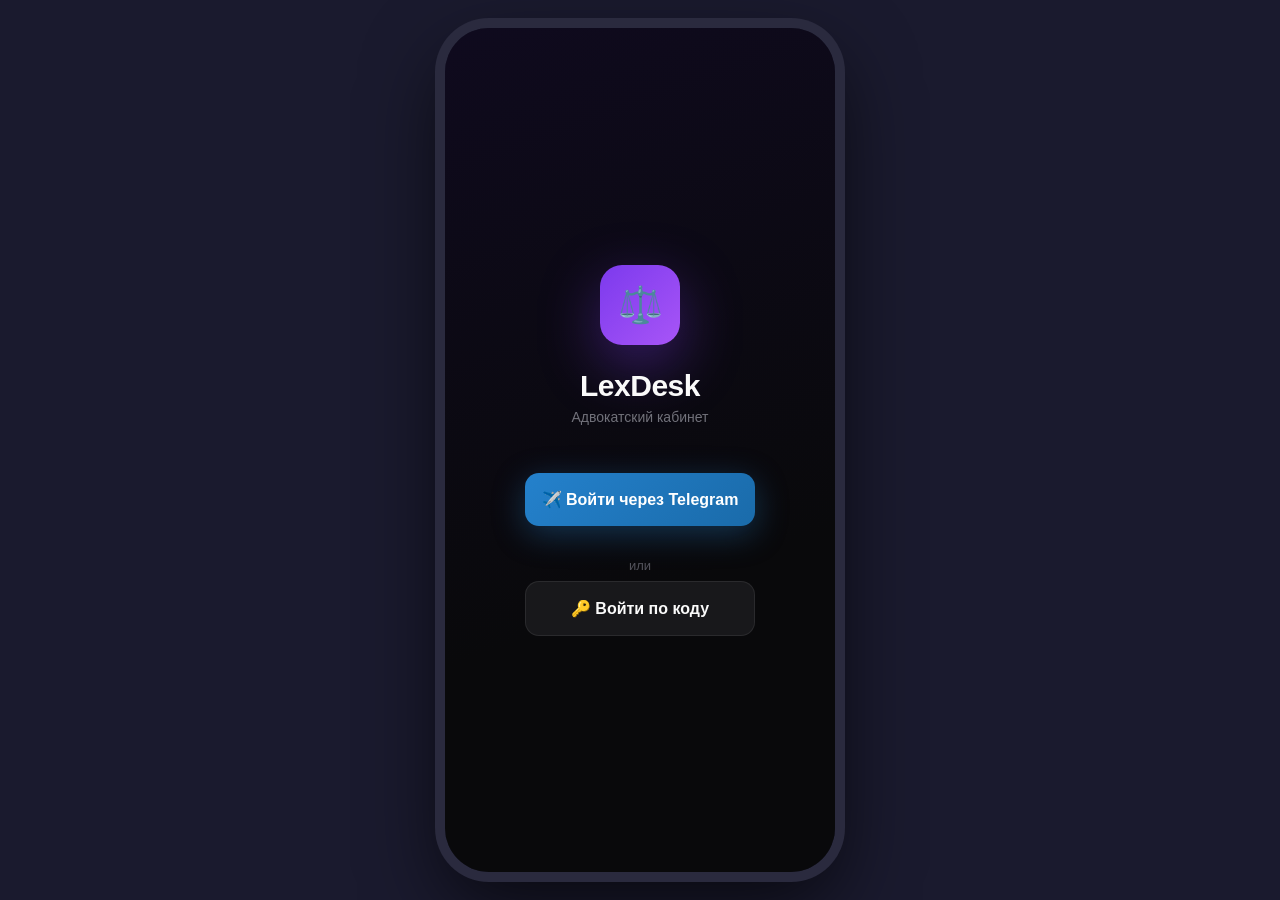
<file: lexdesk-app/index.html>
<!DOCTYPE html>
<html lang="ru">
<head>
<meta charset="UTF-8">
<meta name="viewport" content="width=device-width, initial-scale=1.0, maximum-scale=1.0, user-scalable=no">
<meta name="apple-mobile-web-app-capable" content="yes">
<meta name="apple-mobile-web-app-status-bar-style" content="black-translucent">
<meta name="theme-color" content="#09090b">
<title>LexDesk</title>
<link rel="manifest" href="/lexdesk-app/manifest.json">
<style>
*{margin:0;padding:0;box-sizing:border-box;-webkit-tap-highlight-color:transparent;}
:root{
  --bg:#09090b;--s1:#18181b;--s2:#27272a;--s3:#3f3f46;
  --border:rgba(255,255,255,0.08);
  --violet:#7c3aed;--vsoft:rgba(124,58,237,0.15);
  --emerald:#10b981;--esoft:rgba(16,185,129,0.12);
  --amber:#f59e0b;--asoft:rgba(245,158,11,0.12);
  --red:#ef4444;--rsoft:rgba(239,68,68,0.12);
  --text:#fafafa;--muted:#71717a;--muted2:#52525b;
  --r:14px;
  --safe-bottom:env(safe-area-inset-bottom,0px);
}
html,body{height:100%;background:var(--bg);color:var(--text);
  font-family:-apple-system,BlinkMacSystemFont,'SF Pro Display','Segoe UI',sans-serif;
  font-size:15px;overflow:hidden;}

/* ── PHONE FRAME (desktop only) ── */
@media (min-width:481px){
  body{background:#1a1a2e;display:flex;align-items:center;justify-content:center;}
  #phone-frame{
    position:relative;
    width:390px;height:844px;
    border-radius:44px;
    overflow:hidden;
    transform:translateZ(0);
    box-shadow:0 0 0 10px #2a2a3e,0 30px 80px rgba(0,0,0,0.7);
    flex-shrink:0;
  }
}
@media (max-width:480px){
  #phone-frame{height:100svh;}
}

/* ── SCREENS ── */
.screen{position:fixed;inset:0;display:none;flex-direction:column;background:var(--bg);}
.screen.active{display:flex;}

/* ── SCROLL AREA ── */
.scroll{flex:1;overflow-y:auto;-webkit-overflow-scrolling:touch;padding:0 16px 120px;}
.scroll::-webkit-scrollbar{display:none;}

/* ── STATUS BAR SAFE AREA ── */
.safe-top{height:env(safe-area-inset-top,44px);flex-shrink:0;}

/* ══════════════════════════════════
   LOGIN
══════════════════════════════════ */
#s-login{justify-content:center;align-items:center;padding:40px 28px;
  background:linear-gradient(160deg,#0f0a1e 0%,var(--bg) 65%);}
.logo-wrap{width:80px;height:80px;border-radius:22px;
  background:linear-gradient(135deg,var(--violet),#a855f7);
  display:flex;align-items:center;justify-content:center;font-size:36px;
  margin-bottom:24px;box-shadow:0 20px 60px rgba(124,58,237,.4);}
.login-title{font-size:30px;font-weight:800;letter-spacing:-.5px;}
.login-sub{color:var(--muted);font-size:14px;margin-top:6px;margin-bottom:48px;text-align:center;}
.btn{width:100%;padding:17px;border:none;border-radius:var(--r);
  font-size:16px;font-weight:700;cursor:pointer;
  display:flex;align-items:center;justify-content:center;gap:10px;
  transition:transform .1s,opacity .1s;}
.btn:active{transform:scale(.97);opacity:.9;}
.btn-tg{background:linear-gradient(135deg,#2481cc,#1a6baa);color:#fff;
  box-shadow:0 8px 32px rgba(36,129,204,.35);margin-bottom:12px;}
.btn-pin{background:var(--s1);color:var(--text);border:1px solid var(--border);}
.divider{display:flex;align-items:center;gap:12px;color:var(--muted2);font-size:13px;margin:8px 0;}
.divider::before,.divider::after{content:'';flex:1;height:1px;background:var(--border);}

/* PIN screen */
.pin-screen{width:100%;max-width:320px;}
.pin-display{background:var(--s1);border:1px solid var(--border);border-radius:var(--r);
  padding:16px;text-align:center;font-size:28px;letter-spacing:8px;margin-bottom:16px;
  min-height:60px;}
.pin-grid{display:grid;grid-template-columns:repeat(3,1fr);gap:10px;}
.pin-key{background:var(--s1);border:1px solid var(--border);border-radius:12px;
  padding:18px;font-size:20px;font-weight:600;cursor:pointer;text-align:center;
  transition:background .1s;}
.pin-key:active{background:var(--s2);}
.pin-back{color:var(--muted);font-size:13px;text-align:center;margin-top:12px;cursor:pointer;}

/* ══════════════════════════════════
   TOPBAR
══════════════════════════════════ */
.topbar{padding:8px 16px 10px;display:flex;align-items:center;justify-content:space-between;flex-shrink:0;}
.topbar-left h1{font-size:22px;font-weight:800;letter-spacing:-.3px;}
.topbar-left p{font-size:13px;color:var(--muted);margin-top:1px;}
.avatar{width:36px;height:36px;border-radius:50%;
  background:linear-gradient(135deg,var(--violet),#a855f7);
  display:flex;align-items:center;justify-content:center;
  font-size:12px;font-weight:800;cursor:pointer;flex-shrink:0;}

/* ══════════════════════════════════
   BANNER STATS
══════════════════════════════════ */
.stats-row{display:flex;gap:10px;margin-bottom:16px;}
.stat-card{flex:1;background:var(--s1);border:1px solid var(--border);
  border-radius:var(--r);padding:14px 12px;text-align:center;}
.stat-card .num{font-size:26px;font-weight:800;line-height:1;}
.stat-card .lbl{font-size:11px;color:var(--muted);margin-top:3px;}
.stat-card.danger .num{color:var(--red);}
.stat-card.warn .num{color:var(--amber);}
.stat-card.ok .num{color:var(--emerald);}

/* ══════════════════════════════════
   SECTION HEADER
══════════════════════════════════ */
.sec{margin-top:20px;margin-bottom:10px;
  display:flex;justify-content:space-between;align-items:center;}
.sec h3{font-size:15px;font-weight:700;}
.sec-count{font-size:12px;color:var(--muted);
  background:var(--s2);padding:2px 8px;border-radius:10px;}

/* ══════════════════════════════════
   TASK CARD
══════════════════════════════════ */
.task-card{background:var(--s1);border:1px solid var(--border);
  border-radius:var(--r);padding:14px;margin-bottom:10px;}
.task-card.over{border-color:rgba(239,68,68,.3);background:rgba(239,68,68,.04);}
.task-card.today{border-color:rgba(245,158,11,.3);background:rgba(245,158,11,.04);}
.tc-top{display:flex;justify-content:space-between;align-items:flex-start;gap:8px;margin-bottom:8px;}
.tc-title{font-size:14px;font-weight:600;line-height:1.35;flex:1;}
.badge{font-size:10px;font-weight:700;padding:3px 8px;border-radius:20px;white-space:nowrap;flex-shrink:0;}
.b-high{background:var(--rsoft);color:var(--red);}
.b-mid{background:var(--asoft);color:var(--amber);}
.b-low{background:var(--esoft);color:var(--emerald);}
.tc-meta{display:flex;flex-wrap:wrap;gap:10px;}
.tc-meta span{font-size:12px;color:var(--muted);}
.tc-meta .over-date{color:var(--red);font-weight:600;}

/* ══════════════════════════════════
   CONSULT CARD
══════════════════════════════════ */
.consult-card{background:var(--s1);border:1px solid var(--border);
  border-radius:var(--r);padding:14px;margin-bottom:10px;
  display:flex;gap:12px;align-items:center;}
.c-time{background:var(--s3);color:var(--muted);border-radius:10px;
  padding:8px 10px;font-size:15px;font-weight:700;text-align:center;
  min-width:54px;flex-shrink:0;}
.c-info{flex:1;min-width:0;}
.c-name{font-size:14px;font-weight:600;white-space:nowrap;overflow:hidden;text-overflow:ellipsis;}
.c-sub{font-size:12px;color:var(--muted);margin-top:3px;}
.c-lawyer{font-size:11px;color:var(--muted);background:var(--s2);
  padding:3px 8px;border-radius:20px;white-space:nowrap;flex-shrink:0;}

/* ══════════════════════════════════
   EMPTY STATE
══════════════════════════════════ */
.empty{text-align:center;padding:32px 16px;color:var(--muted);}
.empty .ico{font-size:36px;margin-bottom:12px;}
.empty p{font-size:14px;}

/* ══════════════════════════════════
   BOTTOM NAV
══════════════════════════════════ */
.bnav{position:fixed;bottom:0;left:0;right:0;
  background:rgba(18,18,20,.96);backdrop-filter:blur(20px);
  border-top:1px solid var(--border);
  display:flex;padding:8px 0;
  padding-bottom:calc(8px + var(--safe-bottom));}
.nt{flex:1;display:flex;flex-direction:column;align-items:center;gap:3px;
  font-size:10px;font-weight:600;color:var(--muted);cursor:pointer;
  padding:4px 0;position:relative;}
.nt.on{color:var(--violet);}
.nt .ic{font-size:22px;line-height:1;}
.nt-dot{position:absolute;top:2px;right:calc(50% - 18px);
  width:8px;height:8px;border-radius:50%;background:var(--red);}

/* ══════════════════════════════════
   FORM SCREEN
══════════════════════════════════ */
.seg{display:flex;background:var(--s1);border-radius:12px;padding:4px;margin-bottom:20px;}
.seg-btn{flex:1;padding:11px;text-align:center;font-size:14px;font-weight:600;
  color:var(--muted);border-radius:9px;cursor:pointer;transition:all .15s;}
.seg-btn.on{background:var(--violet);color:#fff;}
.field{margin-bottom:16px;}
.field label{font-size:11px;color:var(--muted);font-weight:700;
  letter-spacing:.6px;text-transform:uppercase;display:block;margin-bottom:7px;}
.field input,.field textarea,.field select{
  width:100%;background:var(--s1);border:1px solid var(--border);
  border-radius:12px;padding:14px;color:var(--text);font-size:15px;
  outline:none;font-family:inherit;appearance:none;}
.field textarea{resize:none;height:88px;}
.field input:focus,.field textarea:focus,.field select:focus{border-color:rgba(124,58,237,.5);}
.field select{background-image:url("data:image/svg+xml,%3Csvg xmlns='http://www.w3.org/2000/svg' width='16' height='16' viewBox='0 0 24 24' fill='none' stroke='%2371717a' stroke-width='2'%3E%3Cpath d='M6 9l6 6 6-6'/%3E%3C/svg%3E");
  background-repeat:no-repeat;background-position:right 14px center;padding-right:40px;}
.prio-row{display:flex;gap:8px;}
.prio-opt{flex:1;padding:13px 4px;text-align:center;border:1px solid var(--border);
  border-radius:12px;font-size:13px;font-weight:700;cursor:pointer;transition:all .15s;
  color:var(--muted);}
.prio-opt.p1{background:var(--rsoft);border-color:var(--red);color:var(--red);}
.prio-opt.p2{background:var(--asoft);border-color:var(--amber);color:var(--amber);}
.prio-opt.p3{background:var(--esoft);border-color:var(--emerald);color:var(--emerald);}
.btn-submit{width:100%;padding:18px;background:linear-gradient(135deg,var(--violet),#a855f7);
  border:none;border-radius:var(--r);color:#fff;font-size:16px;font-weight:700;
  cursor:pointer;margin-top:8px;box-shadow:0 8px 32px rgba(124,58,237,.3);}
.btn-submit:active{transform:scale(.98);}
.btn-submit:disabled{opacity:.5;cursor:not-allowed;}
.client-msg-box{display:none;margin-top:12px;background:rgba(16,185,129,0.1);
  border:1px solid rgba(16,185,129,0.35);border-radius:var(--r);padding:14px;}
.client-msg-text{font-size:13px;color:var(--text);line-height:1.5;margin-bottom:12px;
  white-space:pre-wrap;word-break:break-word;}
.btn-copy{width:100%;padding:14px;background:linear-gradient(135deg,#2481cc,#1a6baa);
  border:none;border-radius:12px;color:#fff;font-size:15px;font-weight:700;
  cursor:pointer;transition:transform .1s;}
.btn-copy:active{transform:scale(.97);}
.btn-copy.copied{background:linear-gradient(135deg,var(--emerald),#059669);}

/* ══════════════════════════════════
   FILTERS
══════════════════════════════════ */
.chips{display:flex;gap:8px;overflow-x:auto;padding-bottom:4px;margin-bottom:14px;flex-shrink:0;}
.chips::-webkit-scrollbar{display:none;}
.chip{padding:7px 14px;border-radius:20px;font-size:13px;font-weight:600;white-space:nowrap;
  background:var(--s1);border:1px solid var(--border);color:var(--muted);cursor:pointer;flex-shrink:0;}
.chip.on{background:var(--vsoft);border-color:rgba(124,58,237,.4);color:var(--violet);}

/* ══════════════════════════════════
   NOTIF CARD
══════════════════════════════════ */
.notif-card{background:var(--s1);border:1px solid var(--border);
  border-radius:var(--r);padding:14px;margin-bottom:10px;display:flex;gap:12px;}
.n-ico{width:42px;height:42px;border-radius:12px;display:flex;align-items:center;
  justify-content:center;font-size:20px;flex-shrink:0;}
.n-body{flex:1;}
.n-title{font-size:14px;font-weight:700;margin-bottom:4px;}
.n-text{font-size:13px;color:var(--muted);line-height:1.4;}
.n-time{font-size:11px;color:var(--muted2);margin-top:6px;}
.n-new .n-title::before{content:'';display:inline-block;width:7px;height:7px;
  border-radius:50%;background:var(--violet);margin-right:6px;vertical-align:middle;}

/* ══════════════════════════════════
   TOAST
══════════════════════════════════ */
.toast{position:fixed;bottom:calc(80px + var(--safe-bottom));left:50%;transform:translateX(-50%) translateY(20px);
  background:var(--s2);color:var(--text);padding:12px 20px;border-radius:12px;
  font-size:14px;font-weight:600;opacity:0;transition:all .3s;pointer-events:none;
  white-space:nowrap;z-index:999;border:1px solid var(--border);}
.toast.show{opacity:1;transform:translateX(-50%) translateY(0);}

/* LOADER */
.loader{display:inline-block;width:18px;height:18px;border:2px solid rgba(255,255,255,.3);
  border-top-color:#fff;border-radius:50%;animation:spin .7s linear infinite;margin-right:8px;}
@keyframes spin{to{transform:rotate(360deg);}}

/* ══════════════════════════════════
   APPLE LIGHT THEME
══════════════════════════════════ */
html[data-theme="apple"]{
  --bg:#f2f2f7;--s1:#ffffff;--s2:#f2f2f7;--s3:#e5e5ea;
  --border:rgba(0,0,0,0.09);
  --violet:#5856d6;--vsoft:rgba(88,86,214,0.11);
  --emerald:#34c759;--esoft:rgba(52,199,89,0.12);
  --amber:#ff9500;--asoft:rgba(255,149,0,0.12);
  --red:#ff3b30;--rsoft:rgba(255,59,48,0.12);
  --text:#1c1c1e;--muted:#8e8e93;--muted2:#aeaeb2;
}
html[data-theme="apple"] body{background:#f2f2f7 !important;color:#1c1c1e !important;}
html[data-theme="apple"] .screen{background:#f2f2f7 !important;}
html[data-theme="apple"] #s-login{background:linear-gradient(160deg,#ececf5 0%,#f2f2f7 65%) !important;}
html[data-theme="apple"] .bnav{
  background:rgba(255,255,255,0.92) !important;
  border-top-color:rgba(0,0,0,0.12) !important;}
html[data-theme="apple"] .task-card{
  background:#ffffff !important;
  box-shadow:0 1px 4px rgba(0,0,0,0.08);border-color:rgba(0,0,0,0.09);}
html[data-theme="apple"] .consult-card{
  background:#ffffff !important;
  box-shadow:0 1px 4px rgba(0,0,0,0.08);border-color:rgba(0,0,0,0.09);}
html[data-theme="apple"] .stat-card{
  background:#ffffff !important;
  box-shadow:0 1px 4px rgba(0,0,0,0.06);border-color:rgba(0,0,0,0.09);}
html[data-theme="apple"] .pin-display,
html[data-theme="apple"] .pin-key,
html[data-theme="apple"] .seg,
html[data-theme="apple"] .field input,
html[data-theme="apple"] .field textarea,
html[data-theme="apple"] .field select{background:#ffffff !important;color:#1c1c1e !important;}
html[data-theme="apple"] .c-time{
  background:rgba(88,86,214,0.11) !important;color:#5856d6 !important;}
html[data-theme="apple"] .c-lawyer{
  background:rgba(88,86,214,0.11) !important;color:#5856d6 !important;}
html[data-theme="apple"] .nt.on{color:#5856d6 !important;}
html[data-theme="apple"] .seg-btn.on{background:#5856d6 !important;}
html[data-theme="apple"] .toast{
  background:#ffffff !important;color:#1c1c1e !important;
  box-shadow:0 4px 20px rgba(0,0,0,0.12);}
</style>
</head>
<body>
<div id="phone-frame">

<!-- ══════════════════════════════════
     SCREEN: LOGIN
══════════════════════════════════ -->
<div class="screen active" id="s-login">
  <div style="flex:1;display:flex;flex-direction:column;justify-content:center;align-items:center;padding:40px 28px;">
    <div class="logo-wrap">⚖️</div>
    <div class="login-title">LexDesk</div>
    <div class="login-sub">Адвокатский кабинет</div>

    <!-- Telegram Login Widget контейнер -->
    <div id="tg-login-wrap" style="width:100%;margin-bottom:12px;">
      <button class="btn btn-tg" id="tg-btn" onclick="startTgLogin()">
        ✈️ Войти через Telegram
      </button>
    </div>

    <div class="divider">или</div>

    <button class="btn btn-pin" onclick="showPin()">
      🔑 Войти по коду
    </button>

    <!-- PIN ввод -->
    <div class="pin-screen" id="pin-block" style="display:none;margin-top:20px;">
      <div class="pin-display" id="pin-display">_ _ _ _</div>
      <div class="pin-grid">
        <div class="pin-key" onclick="pinKey('1')">1</div>
        <div class="pin-key" onclick="pinKey('2')">2</div>
        <div class="pin-key" onclick="pinKey('3')">3</div>
        <div class="pin-key" onclick="pinKey('4')">4</div>
        <div class="pin-key" onclick="pinKey('5')">5</div>
        <div class="pin-key" onclick="pinKey('6')">6</div>
        <div class="pin-key" onclick="pinKey('7')">7</div>
        <div class="pin-key" onclick="pinKey('8')">8</div>
        <div class="pin-key" onclick="pinKey('9')">9</div>
        <div class="pin-key" onclick="pinKey('del')">⌫</div>
        <div class="pin-key" onclick="pinKey('0')">0</div>
        <div class="pin-key" onclick="pinKey('ok')" style="background:var(--violet);color:#fff;">OK</div>
      </div>
      <div class="pin-back" onclick="hidePin()">← Назад</div>
    </div>
  </div>
</div>

<!-- ══════════════════════════════════
     SCREEN: МОИ ЗАДАЧИ
══════════════════════════════════ -->
<div class="screen" id="s-tasks">
  <div class="safe-top"></div>
  <div class="topbar">
    <div class="topbar-left">
      <h1 id="tasks-title">Мои задачи</h1>
      <p id="tasks-date"></p>
    </div>
    <div style="display:flex;align-items:center;gap:8px;">
      <div id="theme-btn" onclick="switchTheme()" style="background:var(--s2);border:1px solid var(--border);border-radius:20px;padding:6px 12px;font-size:12px;font-weight:600;color:var(--muted);cursor:pointer;">🌙 Тема</div>
      <div class="avatar" id="user-avatar" onclick="showLogout()">АА</div>
    </div>
  </div>

  <div class="scroll" id="tasks-scroll">
    <div class="stats-row">
      <div class="stat-card danger"><div class="num" id="st-over">—</div><div class="lbl">Просрочено</div></div>
      <div class="stat-card warn"><div class="num" id="st-today">—</div><div class="lbl">Сегодня</div></div>
      <div class="stat-card ok"><div class="num" id="st-soon">—</div><div class="lbl">Предстоят</div></div>
    </div>
    <div id="tasks-body"><div class="empty"><div class="ico">⏳</div><p>Загрузка...</p></div></div>
  </div>

  <div class="bnav" id="bnav-tasks">
    <div class="nt on" onclick="navTo('tasks')"><span class="ic">📋</span>Задачи</div>
    <div class="nt" id="nav-add-tasks" onclick="navTo('add')" style="display:none;"><span class="ic">➕</span>Добавить</div>
    <div class="nt" onclick="navTo('cal')"><span class="ic">📅</span>Календарь</div>
    <div class="nt" id="nav-team-btn" onclick="navTo('team')" style="display:none;"><span class="ic">👥</span>Команда</div>
    <div class="nt" onclick="navTo('notif')"><span class="ic">🔔</span>Уведомления<div class="nt-dot" id="notif-dot" style="display:none;"></div></div>
  </div>
</div>

<!-- ══════════════════════════════════
     SCREEN: ДОБАВИТЬ
══════════════════════════════════ -->
<div class="screen" id="s-add">
  <div class="safe-top"></div>
  <div class="topbar">
    <div class="topbar-left"><h1>Новая запись</h1></div>
  </div>

  <div class="scroll">
    <div class="seg">
      <div class="seg-btn on" id="seg-task" onclick="switchForm('task')">📋 Поручение</div>
      <div class="seg-btn" id="seg-consult" onclick="switchForm('consult')">📅 Консультация</div>
    </div>

    <!-- ФОРМА ПОРУЧЕНИЕ -->
    <div id="form-task">
      <div class="field">
        <label>Задача</label>
        <textarea id="f-task" placeholder="Опишите что нужно сделать..."></textarea>
      </div>
      <div class="field">
        <label>Срок исполнения</label>
        <input type="date" id="f-deadline">
      </div>
      <div class="field" id="assignee-field">
        <label>Исполнитель</label>
        <select id="f-assignee">
          <option value="">— выбрать —</option>
          <option>Наталья</option>
          <option>Аня</option>
          <option>Сергей</option>
          <option>Коля</option>
          <option>Мария</option>
        </select>
      </div>
      <div class="field">
        <label>Приоритет</label>
        <div class="prio-row">
          <div class="prio-opt p1" id="p1" onclick="setPrio(1)">🔴 Высокий</div>
          <div class="prio-opt" id="p2" onclick="setPrio(2)" style="color:var(--muted);">🟡 Средний</div>
          <div class="prio-opt" id="p3" onclick="setPrio(3)" style="color:var(--muted);">🟢 Низкий</div>
        </div>
      </div>
      <div class="field">
        <label>Примечание</label>
        <input type="text" id="f-note" placeholder="Необязательно...">
      </div>
      <button class="btn-submit" id="submit-task" onclick="submitTask()">Записать поручение</button>
    </div>

    <!-- ФОРМА КОНСУЛЬТАЦИЯ -->
    <div id="form-consult" style="display:none;">
      <div class="field">
        <label>ФИО клиента</label>
        <input type="text" id="f-fio" placeholder="Иванов Иван Иванович">
      </div>
      <div class="field">
        <label>Телефон</label>
        <input type="tel" id="f-phone" placeholder="89991234567">
      </div>
      <div style="display:flex;gap:10px;">
        <div class="field" style="flex:1;">
          <label>Дата</label>
          <input type="date" id="f-cdate">
        </div>
        <div class="field" style="flex:1;">
          <label>Время</label>
          <div style="display:flex;gap:8px;align-items:center;">
            <input type="text" id="f-ctime" placeholder="14:30"
              maxlength="5" inputmode="numeric"
              style="flex:1;font-size:20px;font-weight:700;letter-spacing:2px;text-align:center;"
              oninput="formatTimeInput(this)"
              onfocus="this.select()">
            <button type="button" onclick="clearTime()"
              style="padding:14px 12px;background:var(--s2);border:1px solid var(--border);
              border-radius:12px;color:var(--muted);font-size:13px;font-weight:600;
              cursor:pointer;white-space:nowrap;flex-shrink:0;">
              Изменить
            </button>
          </div>
        </div>
      </div>
      <div class="field">
        <label>Тема консультации</label>
        <textarea id="f-subject" placeholder="Раздел имущества при разводе..." style="height:70px;"></textarea>
      </div>
      <div class="field">
        <label>Адвокат</label>
        <select id="f-clawyer">
          <option value="">— выбрать —</option>
          <option>Наталья</option>
          <option>Аня</option>
          <option>Сергей</option>
        </select>
      </div>
      <button class="btn-submit" id="submit-consult" onclick="submitConsult()">Записать консультацию →📅</button>
      <div class="client-msg-box" id="client-msg-box">
        <div class="client-msg-text" id="client-msg-text"></div>
        <button class="btn-copy" id="btn-copy" onclick="copyClientMsg()">📋 Скопировать для клиента</button>
      </div>
    </div>
  </div>

  <div class="bnav">
    <div class="nt" onclick="navTo('tasks')"><span class="ic">📋</span>Задачи</div>
    <div class="nt on" onclick="navTo('add')"><span class="ic">➕</span>Добавить</div>
    <div class="nt" onclick="navTo('cal')"><span class="ic">📅</span>Календарь</div>
    <div class="nt" id="nav-team-btn2" onclick="navTo('team')" style="display:none;"><span class="ic">👥</span>Команда</div>
    <div class="nt" onclick="navTo('notif')"><span class="ic">🔔</span>Уведомления</div>
  </div>
</div>

<!-- ══════════════════════════════════
     SCREEN: КОМАНДА (только admin)
══════════════════════════════════ -->
<div class="screen" id="s-team">
  <div class="safe-top"></div>
  <div class="topbar">
    <div class="topbar-left"><h1>Все поручения</h1></div>
    <div class="avatar" style="background:linear-gradient(135deg,#059669,#10b981);" id="team-avatar">НИ</div>
  </div>

  <div class="scroll" id="team-scroll">
    <div class="chips" id="filter-chips">
      <div class="chip on" onclick="setFilter('all',this)">Все</div>
      <div class="chip" onclick="setFilter('over',this)">⚠️ Просроченные</div>
      <div class="chip" onclick="setFilter('today',this)">Сегодня</div>
      <div class="chip" onclick="setFilter('week',this)">Эта неделя</div>
    </div>
    <div class="chips" id="person-chips">
      <div class="chip on" onclick="setAssignee('',this)">Все</div>
      <div class="chip" onclick="setAssignee('Наталья',this)">Наталья</div>
      <div class="chip" onclick="setAssignee('Аня',this)">Аня</div>
      <div class="chip" onclick="setAssignee('Сергей',this)">Сергей</div>
      <div class="chip" onclick="setAssignee('Коля',this)">Коля</div>
      <div class="chip" onclick="setAssignee('Мария',this)">Мария</div>
    </div>
    <div id="team-body"><div class="empty"><div class="ico">⏳</div><p>Загрузка...</p></div></div>
  </div>

  <div class="bnav">
    <div class="nt" onclick="navTo('tasks')"><span class="ic">📋</span>Задачи</div>
    <div class="nt" onclick="navTo('add')"><span class="ic">➕</span>Добавить</div>
    <div class="nt" onclick="navTo('cal')"><span class="ic">📅</span>Календарь</div>
    <div class="nt on" onclick="navTo('team')"><span class="ic">👥</span>Команда</div>
    <div class="nt" onclick="navTo('notif')"><span class="ic">🔔</span>Уведомления</div>
  </div>
</div>

<!-- ══════════════════════════════════
     SCREEN: КАЛЕНДАРЬ
══════════════════════════════════ -->
<div class="screen" id="s-cal">
  <div class="safe-top"></div>
  <div class="topbar">
    <div class="topbar-left"><h1 id="cal-month-title">Апрель 2026</h1></div>
    <div style="display:flex;gap:8px;">
      <div onclick="calPrev()" style="cursor:pointer;font-size:20px;padding:4px 8px;">‹</div>
      <div onclick="calNext()" style="cursor:pointer;font-size:20px;padding:4px 8px;">›</div>
    </div>
  </div>

  <div style="padding:0 16px;flex-shrink:0;">
    <!-- Дни недели -->
    <div style="display:grid;grid-template-columns:repeat(7,1fr);margin-bottom:6px;">
      <div style="text-align:center;font-size:11px;color:var(--muted);font-weight:700;padding:4px 0;">Пн</div>
      <div style="text-align:center;font-size:11px;color:var(--muted);font-weight:700;padding:4px 0;">Вт</div>
      <div style="text-align:center;font-size:11px;color:var(--muted);font-weight:700;padding:4px 0;">Ср</div>
      <div style="text-align:center;font-size:11px;color:var(--muted);font-weight:700;padding:4px 0;">Чт</div>
      <div style="text-align:center;font-size:11px;color:var(--muted);font-weight:700;padding:4px 0;">Пт</div>
      <div style="text-align:center;font-size:11px;color:var(--red);font-weight:700;padding:4px 0;">Сб</div>
      <div style="text-align:center;font-size:11px;color:var(--red);font-weight:700;padding:4px 0;">Вс</div>
    </div>
    <!-- Сетка дней -->
    <div id="cal-grid" style="display:grid;grid-template-columns:repeat(7,1fr);gap:2px;margin-bottom:12px;"></div>
  </div>

  <div class="scroll" id="cal-events" style="padding-top:4px;">
    <div class="empty"><div class="ico">📅</div><p>Выберите день</p></div>
  </div>

  <div class="bnav">
    <div class="nt" onclick="navTo('tasks')"><span class="ic">📋</span>Задачи</div>
    <div class="nt" onclick="navTo('add')" id="nav-add-cal" style="display:none;"><span class="ic">➕</span>Добавить</div>
    <div class="nt on" onclick="navTo('cal')"><span class="ic">📅</span>Календарь</div>
    <div class="nt" id="nav-team-btn3" onclick="navTo('team')" style="display:none;"><span class="ic">👥</span>Команда</div>
    <div class="nt" onclick="navTo('notif')"><span class="ic">🔔</span>Уведомления</div>
  </div>
</div>

<!-- ══════════════════════════════════
     SCREEN: УВЕДОМЛЕНИЯ
══════════════════════════════════ -->
<div class="screen" id="s-notif">
  <div class="safe-top"></div>
  <div class="topbar">
    <div class="topbar-left"><h1>Уведомления</h1></div>
  </div>
  <div class="scroll" id="notif-body">
    <div class="empty"><div class="ico">🔔</div><p>Уведомлений пока нет</p></div>
  </div>
  <div class="bnav">
    <div class="nt" onclick="navTo('tasks')"><span class="ic">📋</span>Задачи</div>
    <div class="nt" onclick="navTo('add')" id="nav-add-notif" style="display:none;"><span class="ic">➕</span>Добавить</div>
    <div class="nt" onclick="navTo('cal')"><span class="ic">📅</span>Календарь</div>
    <div class="nt" id="nav-team-btn4" onclick="navTo('team')" style="display:none;"><span class="ic">👥</span>Команда</div>
    <div class="nt on" onclick="navTo('notif')"><span class="ic">🔔</span>Уведомления</div>
  </div>
</div>

<div class="toast" id="toast"></div>

<script>
// ════════════════════════════════════
// CONFIG
// ════════════════════════════════════
const API = '';  // same origin — Railway
const BOT_USERNAME = 'LexDesk_bot'; // замени на реального бота

// ════════════════════════════════════
// STATE
// ════════════════════════════════════
let user = JSON.parse(localStorage.getItem('ld_user') || 'null');
let allTasks = [], allConsults = [], allCourts = [];
let teamFilter = 'all', teamAssignee = '';
let selectedPrio = 1;
let calYear = new Date().getFullYear(), calMonth = new Date().getMonth();
let calSelectedDay = null;

// ════════════════════════════════════
// INIT
// ════════════════════════════════════
window.onload = () => {
  setTodayDefault();
  if (user) {
    enterApp();
  }
};

function setTodayDefault() {
  const today = new Date().toISOString().split('T')[0];
  if (document.getElementById('f-deadline')) document.getElementById('f-deadline').value = today;
  if (document.getElementById('f-cdate')) document.getElementById('f-cdate').value = today;
}

// ════════════════════════════════════
// ТЕМА
// ════════════════════════════════════
function switchTheme() {
  const html = document.documentElement;
  const isApple = html.getAttribute('data-theme') === 'apple';
  const newTheme = isApple ? 'dark' : 'apple';
  if (newTheme === 'apple') {
    html.setAttribute('data-theme', 'apple');
  } else {
    html.removeAttribute('data-theme');
  }
  localStorage.setItem('ld_theme', newTheme);
  const btn = document.getElementById('theme-btn');
  if (btn) btn.textContent = newTheme === 'apple' ? '🌙 Тема' : '☀️ Тема';
  // Обновить theme-color для браузера
  const mc = document.querySelector('meta[name="theme-color"]');
  if (mc) mc.content = newTheme === 'apple' ? '#f2f2f7' : '#09090b';
}
function initTheme() {
  const saved = localStorage.getItem('ld_theme') || 'dark';
  if (saved === 'apple') {
    document.documentElement.setAttribute('data-theme', 'apple');
    const mc = document.querySelector('meta[name="theme-color"]');
    if (mc) mc.content = '#f2f2f7';
  }
  const btn = document.getElementById('theme-btn');
  if (btn) btn.textContent = saved === 'apple' ? '🌙 Тема' : '☀️ Тема';
}
initTheme();

function enterApp() {
  // Показываем нужные вкладки в зависимости от роли
  const isAdmin = user.role === 'admin';
  ['nav-team-btn','nav-team-btn2','nav-team-btn3','nav-team-btn4'].forEach(id => {
    const el = document.getElementById(id);
    if (el) el.style.display = isAdmin ? 'flex' : 'none';
  });

  // Только admin видит исполнителя и кнопку Добавить
  const af = document.getElementById('assignee-field');
  if (af) af.style.display = isAdmin ? 'block' : 'none';
  ['nav-add-tasks','nav-add-cal','nav-add-notif'].forEach(id => {
    const el = document.getElementById(id);
    if (el) el.style.display = isAdmin ? 'flex' : 'none';
  });

  // Аватар
  const initials = (user.name || 'АА').split(' ').map(w=>w[0]).join('').toUpperCase().slice(0,2);
  document.getElementById('user-avatar').textContent = initials;

  // Дата
  const now = new Date();
  const days = ['воскресенье','понедельник','вторник','среда','четверг','пятница','суббота'];
  const months = ['января','февраля','марта','апреля','мая','июня','июля','августа','сентября','октября','ноября','декабря'];
  document.getElementById('tasks-date').textContent =
    `${now.getDate()} ${months[now.getMonth()]}, ${days[now.getDay()]}`;

  navTo('tasks');
  loadData();
  setInterval(loadData, 30000);

  // Когда возвращаемся из фона — сразу обновляем
  document.addEventListener('visibilitychange', () => {
    if (document.visibilityState === 'visible') loadData();
  });
}

// ════════════════════════════════════
// AUTH — TELEGRAM LOGIN
// ════════════════════════════════════
function startTgLogin() {
  // Telegram Login Widget — открывает Telegram для подтверждения
  const callbackUrl = encodeURIComponent(window.location.origin + '/auth/telegram');
  const w = 550, h = 470;
  const left = (screen.width - w) / 2;
  const top = (screen.height - h) / 2;
  const popup = window.open(
    `https://oauth.telegram.org/auth?bot_id=${BOT_USERNAME}&origin=${window.location.origin}&embed=1&request_access=write`,
    'telegram_oauth',
    `width=${w},height=${h},left=${left},top=${top}`
  );

  window.addEventListener('message', async (e) => {
    if (e.origin !== 'https://oauth.telegram.org') return;
    const data = e.data;
    if (!data || !data.id) return;

    // Верифицируем на сервере
    const params = new URLSearchParams(data).toString();
    const res = await fetch(`/auth/telegram?${params}`);
    if (!res.ok) { showToast('❌ Ошибка авторизации'); return; }
    const u = await res.json();
    if (!u.ok) { showToast('❌ ' + u.error); return; }

    user = u;
    localStorage.setItem('ld_user', JSON.stringify(u));
    enterApp();
  }, {once: true});
}

// ════════════════════════════════════
// AUTH — PIN
// ════════════════════════════════════
const PIN_ROLES = {
  '1111': {name:'Наталья Петухова', role:'admin'},
  '2222': {name:'Аня',     role:'admin'},
  '3333': {name:'Сергей',  role:'lawyer'},
  '4444': {name:'Коля',    role:'lawyer'},
  '5555': {name:'Мария',   role:'lawyer'},
};
let pinVal = '';

function showPin() {
  document.getElementById('pin-block').style.display = 'block';
}
function hidePin() {
  document.getElementById('pin-block').style.display = 'none';
  pinVal = '';
  updatePinDisplay();
}
function pinKey(k) {
  if (k === 'del') { pinVal = pinVal.slice(0,-1); }
  else if (k === 'ok') { checkPin(); return; }
  else if (pinVal.length < 4) { pinVal += k; }
  updatePinDisplay();
  if (pinVal.length === 4) setTimeout(checkPin, 200);
}
function updatePinDisplay() {
  const d = document.getElementById('pin-display');
  const filled = '●'.repeat(pinVal.length);
  const empty  = '○'.repeat(4 - pinVal.length);
  d.textContent = filled + empty;
}
function checkPin() {
  const role = PIN_ROLES[pinVal];
  if (role) {
    user = {...role, user_id: 'pin_' + pinVal};
    localStorage.setItem('ld_user', JSON.stringify(user));
    enterApp();
  } else {
    showToast('❌ Неверный код');
    pinVal = '';
    updatePinDisplay();
  }
}

function showLogout() {
  if (confirm(`Выйти из аккаунта ${user.name}?`)) {
    localStorage.removeItem('ld_user');
    user = null;
    show('s-login');
  }
}

// ════════════════════════════════════
// NAVIGATION
// ════════════════════════════════════
const screenMap = {tasks:'s-tasks', add:'s-add', team:'s-team', cal:'s-cal', notif:'s-notif'};

function navTo(tab) {
  // Hide all screens
  document.querySelectorAll('.screen').forEach(s => s.classList.remove('active'));
  document.getElementById(screenMap[tab]).classList.add('active');

  if (tab === 'tasks') loadData();
  if (tab === 'team')  renderTeam();
  if (tab === 'cal')   renderCalendar();
}

function show(id) {
  document.querySelectorAll('.screen').forEach(s => s.classList.remove('active'));
  document.getElementById(id).classList.add('active');
}

// ════════════════════════════════════
// LOAD DATA
// ════════════════════════════════════
async function loadData() {
  try {
    const res = await fetch(`${API}/api/data`);
    if (!res.ok) return;
    const data = await res.json();

    // Не заменяем данные пустыми — если пришло пусто, оставляем старое
    if (data.tasks && data.tasks.length)    allTasks    = data.tasks;
    if (data.consults && data.consults.length) allConsults = data.consults;
    if (data.courts)  allCourts  = data.courts;

    renderMyTasks();
    renderTeam();
    renderCalendar();
    if (calSelectedDay) renderCalEvents(calSelectedDay);
  } catch(e) {
    // Сеть упала — не трогаем экран, ждём следующего цикла
    console.warn('loadData error:', e);
  }
}

// ════════════════════════════════════
// RENDER MY TASKS
// ════════════════════════════════════
function renderMyTasks() {
  const today = todayDate();
  const isAdmin = user && user.role === 'admin';

  // Фильтр по исполнителю для юриста
  let tasks = allTasks.filter(t => {
    const done = String(t['исполнение']||'').toUpperCase();
    if (['TRUE','ИСТИНА','1'].includes(done)) return false;
    if (!isAdmin && t['Исполнитель'] !== user.name) return false;
    return true;
  });

  const over  = tasks.filter(t => parseDate(t['Срок исполнения']) < today);
  const tod   = tasks.filter(t => parseDate(t['Срок исполнения'])?.toDateString() === today.toDateString());
  const soon  = tasks.filter(t => { const d = parseDate(t['Срок исполнения']); return d && d > today && d.toDateString() !== today.toDateString(); });

  const todConsults = isAdmin ? allConsults.filter(c => parseDate(c['Дата'])?.toDateString() === today.toDateString()) : [];

  document.getElementById('st-over').textContent  = over.length;
  document.getElementById('st-today').textContent = tod.length + todConsults.length;
  document.getElementById('st-soon').textContent  = soon.length;

  let html = '';

  // Сегодняшние консультации (для admin)
  if (isAdmin) {
    if (todConsults.length) {
      html += `<div class="sec"><h3>📅 Консультации сегодня</h3><span class="sec-count">${todConsults.length}</span></div>`;
      todConsults.forEach(c => {
        html += `<div class="consult-card">
          <div class="c-time">${c['Время']||'—'}</div>
          <div class="c-info">
            <div class="c-name">${c['ФИО']||'—'}</div>
            <div class="c-sub">📞 ${c['Телефон']||'—'} · ${c['Суть вопроса']||''}</div>
          </div>
          <div class="c-lawyer">${c['Адвокат']||''}</div>
        </div>`;
      });
    }
  }

  if (over.length) {
    html += `<div class="sec"><h3>⚠️ Просроченные</h3><span class="sec-count">${over.length}</span></div>`;
    over.forEach(t => html += taskCard(t, 'over'));
  }
  if (tod.length) {
    html += `<div class="sec"><h3>📋 На сегодня</h3><span class="sec-count">${tod.length}</span></div>`;
    tod.forEach(t => html += taskCard(t, 'today'));
  }
  if (soon.length) {
    html += `<div class="sec"><h3>📌 Предстоящие</h3><span class="sec-count">${soon.length}</span></div>`;
    soon.forEach(t => html += taskCard(t, ''));
  }

  if (!html) html = '<div class="empty"><div class="ico">✅</div><p>Нет активных задач</p></div>';
  document.getElementById('tasks-body').innerHTML = html;
}

// ════════════════════════════════════
// RENDER TEAM (admin)
// ════════════════════════════════════
function renderTeam() {
  if (!document.getElementById('team-body')) return;
  const today = todayDate();
  const weekEnd = new Date(today); weekEnd.setDate(today.getDate() + 7);

  let tasks = allTasks.filter(t => {
    const done = String(t['исполнение']||'').toUpperCase();
    return !['TRUE','ИСТИНА','1'].includes(done);
  });

  if (teamAssignee) tasks = tasks.filter(t => t['Исполнитель'] === teamAssignee);

  if (teamFilter === 'over')  tasks = tasks.filter(t => parseDate(t['Срок исполнения']) < today);
  if (teamFilter === 'today') tasks = tasks.filter(t => parseDate(t['Срок исполнения'])?.toDateString() === today.toDateString());
  if (teamFilter === 'week')  tasks = tasks.filter(t => { const d = parseDate(t['Срок исполнения']); return d && d >= today && d <= weekEnd; });

  let html = '';
  if (!tasks.length) {
    html = '<div class="empty"><div class="ico">✅</div><p>Задач не найдено</p></div>';
  } else {
    tasks.forEach(t => {
      const d = parseDate(t['Срок исполнения']);
      const cls = !d ? '' : d < today ? 'over' : d.toDateString() === today.toDateString() ? 'today' : '';
      html += taskCard(t, cls);
    });
  }
  document.getElementById('team-body').innerHTML = html;
}

function taskCard(t, cls) {
  const prioRaw = t['Приоритет'] || '';
  const prio = prioRaw.toLowerCase();
  const bCls = prio === 'высокий' ? 'b-high' : prio === 'средний' ? 'b-mid' : 'b-low';
  const bIcon = prio === 'высокий' ? '🔴' : prio === 'средний' ? '🟡' : '🟢';
  const prioLabel = prio === 'высокий' ? 'Высокий' : prio === 'средний' ? 'Средний' : 'Низкий';
  const deadline = t['Срок исполнения'] || '—';
  const isOver = cls === 'over';
  return `<div class="task-card ${cls}">
    <div class="tc-top">
      <div class="tc-title">${t['Задача']||'—'}</div>
      <div class="badge ${bCls}">${bIcon} ${prioLabel}</div>
    </div>
    <div class="tc-meta">
      <span class="${isOver?'over-date':''}">📅 ${deadline}</span>
      <span>👤 ${t['Исполнитель']||'—'}</span>
      ${t['Примечание'] ? `<span>💬 ${t['Примечание']}</span>` : ''}
    </div>
  </div>`;
}

// ════════════════════════════════════
// FORM — TASK
// ════════════════════════════════════
function switchForm(type) {
  if (type === 'task') {
    document.getElementById('form-task').style.display = 'block';
    document.getElementById('form-consult').style.display = 'none';
    document.getElementById('seg-task').classList.add('on');
    document.getElementById('seg-consult').classList.remove('on');
  } else {
    document.getElementById('form-task').style.display = 'none';
    document.getElementById('form-consult').style.display = 'block';
    document.getElementById('seg-task').classList.remove('on');
    document.getElementById('seg-consult').classList.add('on');
  }
}

function setPrio(n) {
  selectedPrio = n;
  [1,2,3].forEach(i => {
    const el = document.getElementById('p'+i);
    el.className = 'prio-opt' + (i === n ? ` p${i}` : '');
    if (i !== n) el.style.color = 'var(--muted)';
  });
}

async function submitTask() {
  const task = document.getElementById('f-task').value.trim();
  const deadline = document.getElementById('f-deadline').value;
  const isAdmin = user && user.role === 'admin';
  const assignee = isAdmin
    ? document.getElementById('f-assignee').value
    : user.name;
  const note = document.getElementById('f-note').value.trim();

  if (!task) { showToast('Укажите задачу'); return; }
  if (!deadline) { showToast('Укажите срок'); return; }
  if (!assignee) { showToast('Выберите исполнителя'); return; }

  const btn = document.getElementById('submit-task');
  btn.disabled = true;
  btn.innerHTML = '<span class="loader"></span>Записываю...';

  const ddParts = deadline.split('-');
  const deadlineFormatted = `${ddParts[2]}.${ddParts[1]}.${ddParts[0]}`;

  try {
    const res = await fetch(`${API}/api/submit`, {
      method: 'POST',
      headers: {'Content-Type':'application/json'},
      body: JSON.stringify({type:'task', task, deadline: deadlineFormatted,
        assignee, priority: String(selectedPrio), note})
    });
    const data = await res.json();
    if (data.ok) {
      showToast('✅ Поручение записано!');
      document.getElementById('f-task').value = '';
      document.getElementById('f-note').value = '';
      setPrio(1);
    } else {
      showToast('❌ Ошибка: ' + data.error);
    }
  } catch(e) {
    showToast('❌ Нет соединения');
  }
  btn.disabled = false;
  btn.innerHTML = 'Записать поручение';
}

async function submitConsult() {
  const fio     = document.getElementById('f-fio').value.trim();
  const phone   = document.getElementById('f-phone').value.trim();
  const cdate   = document.getElementById('f-cdate').value;
  const ctime   = document.getElementById('f-ctime').value.trim();
  const subject = document.getElementById('f-subject').value.trim();
  const lawyer  = document.getElementById('f-clawyer').value;

  if (!fio)    { showToast('Укажите ФИО клиента'); return; }
  if (!cdate)  { showToast('Укажите дату'); return; }
  if (!lawyer) { showToast('Выберите адвоката'); return; }

  const btn = document.getElementById('submit-consult');
  btn.disabled = true;
  btn.innerHTML = '<span class="loader"></span>Записываю...';

  const dp = cdate.split('-');
  const dateFormatted = `${dp[2]}.${dp[1]}.${dp[0]}`;

  try {
    const res = await fetch(`${API}/api/submit`, {
      method:'POST',
      headers:{'Content-Type':'application/json'},
      body: JSON.stringify({type:'consult', fio, phone, date: dateFormatted,
        time: ctime, subject, lawyer})
    });
    const data = await res.json();
    if (data.ok) {
      showToast('✅ Консультация записана + добавлена в Календарь');
      // Формируем текст для клиента
      const firstName = fio.split(' ')[0];
      const timeStr = ctime ? ' в ' + ctime : '';
      let msg = `Уважаемый(ая) ${firstName}, вы записаны на консультацию ${dateFormatted}${timeStr}.`;
      if (subject) msg += `\nВопрос: ${subject}.`;
      msg += `\nАдвокат: ${lawyer}.\nАдвокатский кабинет LexDesk.`;
      document.getElementById('client-msg-text').textContent = msg;
      const box = document.getElementById('client-msg-box');
      box.style.display = 'block';
      const copyBtn = document.getElementById('btn-copy');
      copyBtn.className = 'btn-copy';
      copyBtn.textContent = '📋 Скопировать для клиента';
    } else {
      showToast('❌ Ошибка: ' + data.error);
    }
  } catch(e) {
    showToast('❌ Нет соединения');
  }
  btn.disabled = false;
  btn.innerHTML = 'Записать консультацию →📅';
}

function copyClientMsg() {
  const text = document.getElementById('client-msg-text').textContent;
  const copyBtn = document.getElementById('btn-copy');
  if (navigator.clipboard && navigator.clipboard.writeText) {
    navigator.clipboard.writeText(text).catch(() => fallbackCopy(text));
  } else {
    fallbackCopy(text);
  }
  copyBtn.classList.add('copied');
  copyBtn.textContent = '✅ Скопировано!';
  setTimeout(() => {
    document.getElementById('client-msg-box').style.display = 'none';
    document.getElementById('f-fio').value = '';
    document.getElementById('f-phone').value = '';
    document.getElementById('f-cdate').value = '';
    document.getElementById('f-ctime').value = '';
    document.getElementById('f-subject').value = '';
    document.getElementById('f-clawyer').value = '';
  }, 3000);
}

function fallbackCopy(text) {
  const ta = document.createElement('textarea');
  ta.value = text;
  ta.style.position = 'fixed';
  ta.style.opacity = '0';
  document.body.appendChild(ta);
  ta.select();
  document.execCommand('copy');
  document.body.removeChild(ta);
}

// ════════════════════════════════════
// FILTERS (team screen)
// ════════════════════════════════════
function setFilter(f, el) {
  teamFilter = f;
  document.querySelectorAll('#filter-chips .chip').forEach(c => c.classList.remove('on'));
  el.classList.add('on');
  renderTeam();
}
function setAssignee(a, el) {
  teamAssignee = a;
  document.querySelectorAll('#person-chips .chip').forEach(c => c.classList.remove('on'));
  el.classList.add('on');
  renderTeam();
}

// ════════════════════════════════════
// HELPERS
// ════════════════════════════════════
function todayDate() {
  const d = new Date(); d.setHours(0,0,0,0); return d;
}

function parseDate(val) {
  if (!val) return null;
  const s = String(val).trim();
  // ДД.ММ.ГГГГ
  const m = s.match(/^(\d{2})\.(\d{2})\.(\d{4})$/);
  if (m) return new Date(+m[3], +m[2]-1, +m[1]);
  // ДД.ММ (текущий год)
  const m2 = s.match(/^(\d{2})\.(\d{2})$/);
  if (m2) return new Date(new Date().getFullYear(), +m2[2]-1, +m2[1]);
  return null;
}

// ════════════════════════════════════
// CALENDAR
// ════════════════════════════════════
const MONTHS_RU = ['Январь','Февраль','Март','Апрель','Май','Июнь',
  'Июль','Август','Сентябрь','Октябрь','Ноябрь','Декабрь'];

function calPrev() { calMonth--; if (calMonth < 0) { calMonth = 11; calYear--; } renderCalendar(); }
function calNext() { calMonth++; if (calMonth > 11) { calMonth = 0;  calYear++; } renderCalendar(); }

function getEventsForDate(dateStr) {
  // dateStr = "YYYY-MM-DD"
  const [y,m,d] = dateStr.split('-').map(Number);
  const target = new Date(y,m-1,d);
  const isAdmin = user && user.role === 'admin';
  const events = [];

  // Задачи — дедлайны
  allTasks.forEach(t => {
    const done = String(t['исполнение']||'').toUpperCase();
    if (['TRUE','ИСТИНА','1'].includes(done)) return;
    const dt = parseDate(t['Срок исполнения']);
    if (!dt) return;
    if (dt.toDateString() !== target.toDateString()) return;
    if (!isAdmin && t['Исполнитель'] !== user?.name) return;
    events.push({type:'task', label: t['Задача']||'Задача', sub: t['Исполнитель']||'', prio: (t['Приоритет']||'').toLowerCase()});
  });

  // Консультации (только admin)
  if (isAdmin) {
    allConsults.forEach(c => {
      const dt = parseDate(c['Дата']);
      if (!dt) return;
      if (dt.toDateString() !== target.toDateString()) return;
      events.push({type:'consult', label: c['ФИО']||'Консультация', sub: (c['Время']||'') + (c['Адвокат'] ? ' · ' + c['Адвокат'] : '')});
    });
  }

  // Суды
  allCourts.forEach(c => {
    const dateField = c['Дата'] || c['дата'] || c['date'] || '';
    const dt = parseDate(String(dateField));
    if (!dt) return;
    if (dt.toDateString() !== target.toDateString()) return;
    const title = c['Дело'] || c['дело'] || c['Название'] || c['название'] || 'Судебное заседание';
    const sub = c['Время'] || c['время'] || '';
    events.push({type:'court', label: title, sub});
  });

  return events;
}

function renderCalendar() {
  document.getElementById('cal-month-title').textContent = `${MONTHS_RU[calMonth]} ${calYear}`;

  const grid = document.getElementById('cal-grid');
  const today = todayDate();
  const firstDay = new Date(calYear, calMonth, 1);
  // Пн=0...Вс=6
  let startDow = firstDay.getDay() - 1; if (startDow < 0) startDow = 6;
  const daysInMonth = new Date(calYear, calMonth+1, 0).getDate();

  let html = '';
  // Пустые ячейки до начала
  for (let i = 0; i < startDow; i++) html += '<div></div>';

  for (let d = 1; d <= daysInMonth; d++) {
    const dateStr = `${calYear}-${String(calMonth+1).padStart(2,'0')}-${String(d).padStart(2,'0')}`;
    const events  = getEventsForDate(dateStr);
    const isToday = new Date(calYear, calMonth, d).toDateString() === today.toDateString();
    const isSel   = calSelectedDay === dateStr;
    const dow = (startDow + d - 1) % 7; // 0=пн..6=вс
    const isWeekend = dow >= 5;

    // Цветные точки
    const hasTask    = events.some(e => e.type === 'task');
    const hasConsult = events.some(e => e.type === 'consult');
    const hasCourt   = events.some(e => e.type === 'court');

    let dots = '';
    if (hasTask)    dots += `<span style="width:5px;height:5px;border-radius:50%;background:var(--violet);display:inline-block;margin:0 1px;"></span>`;
    if (hasConsult) dots += `<span style="width:5px;height:5px;border-radius:50%;background:var(--emerald);display:inline-block;margin:0 1px;"></span>`;
    if (hasCourt)   dots += `<span style="width:5px;height:5px;border-radius:50%;background:var(--red);display:inline-block;margin:0 1px;"></span>`;

    const bgColor = isSel ? 'var(--violet)' : isToday ? 'var(--vsoft)' : 'transparent';
    const textColor = isSel ? '#fff' : isWeekend ? 'var(--red)' : 'var(--text)';
    const border = isToday && !isSel ? '1px solid rgba(124,58,237,.4)' : '1px solid transparent';

    html += `<div onclick="calSelectDay('${dateStr}')" style="
      cursor:pointer;text-align:center;border-radius:10px;padding:6px 2px;
      background:${bgColor};border:${border};">
      <div style="font-size:15px;font-weight:${isToday||isSel?700:400};color:${textColor};">${d}</div>
      <div style="display:flex;justify-content:center;min-height:6px;margin-top:2px;">${dots}</div>
    </div>`;
  }
  grid.innerHTML = html;

  if (calSelectedDay) renderCalEvents(calSelectedDay);
}

function calSelectDay(dateStr) {
  calSelectedDay = dateStr;
  renderCalendar();
}

function renderCalEvents(dateStr) {
  const [y,m,d] = dateStr.split('-').map(Number);
  const label = `${d} ${['января','февраля','марта','апреля','мая','июня','июля','августа','сентября','октября','ноября','декабря'][m-1]}`;
  const events = getEventsForDate(dateStr);
  const el = document.getElementById('cal-events');

  if (!events.length) {
    el.innerHTML = `<div class="empty"><div class="ico">✅</div><p>${label} — событий нет</p></div>`;
    return;
  }

  let html = `<div style="font-size:14px;font-weight:700;color:var(--muted);margin-bottom:12px;">${label}</div>`;

  events.forEach(e => {
    let ico, color, bg;
    if (e.type === 'task') {
      const p = e.prio;
      ico = p==='высокий'?'🔴':p==='средний'?'🟡':'🟢';
      color = p==='высокий'?'var(--red)':p==='средний'?'var(--amber)':'var(--emerald)';
      bg = p==='высокий'?'var(--rsoft)':p==='средний'?'var(--asoft)':'var(--esoft)';
    } else if (e.type === 'consult') {
      ico = '📅'; color = 'var(--emerald)'; bg = 'var(--esoft)';
    } else {
      ico = '⚖️'; color = 'var(--red)'; bg = 'var(--rsoft)';
    }

    html += `<div style="background:var(--s1);border:1px solid var(--border);border-radius:var(--r);
      padding:14px;margin-bottom:10px;display:flex;gap:12px;align-items:center;">
      <div style="width:40px;height:40px;border-radius:12px;background:${bg};
        display:flex;align-items:center;justify-content:center;font-size:20px;flex-shrink:0;">${ico}</div>
      <div style="flex:1;min-width:0;">
        <div style="font-size:14px;font-weight:600;margin-bottom:3px;">${e.label}</div>
        ${e.sub ? `<div style="font-size:12px;color:var(--muted);">${e.sub}</div>` : ''}
      </div>
    </div>`;
  });

  el.innerHTML = html;
}

// ════════════════════════════════════
// TIME INPUT HELPERS
// ════════════════════════════════════
function formatTimeInput(el) {
  let val = el.value.replace(/\D/g, ''); // только цифры
  if (val.length > 4) val = val.slice(0, 4);
  if (val.length >= 3) {
    val = val.slice(0, 2) + ':' + val.slice(2);
  }
  el.value = val;
}

function clearTime() {
  const el = document.getElementById('f-ctime');
  el.value = '';
  el.focus();
}

function showToast(msg) {
  const t = document.getElementById('toast');
  t.textContent = msg;
  t.classList.add('show');
  setTimeout(() => t.classList.remove('show'), 3000);
}
</script>
</div><!-- /phone-frame -->
</body>
</html>
</file>
